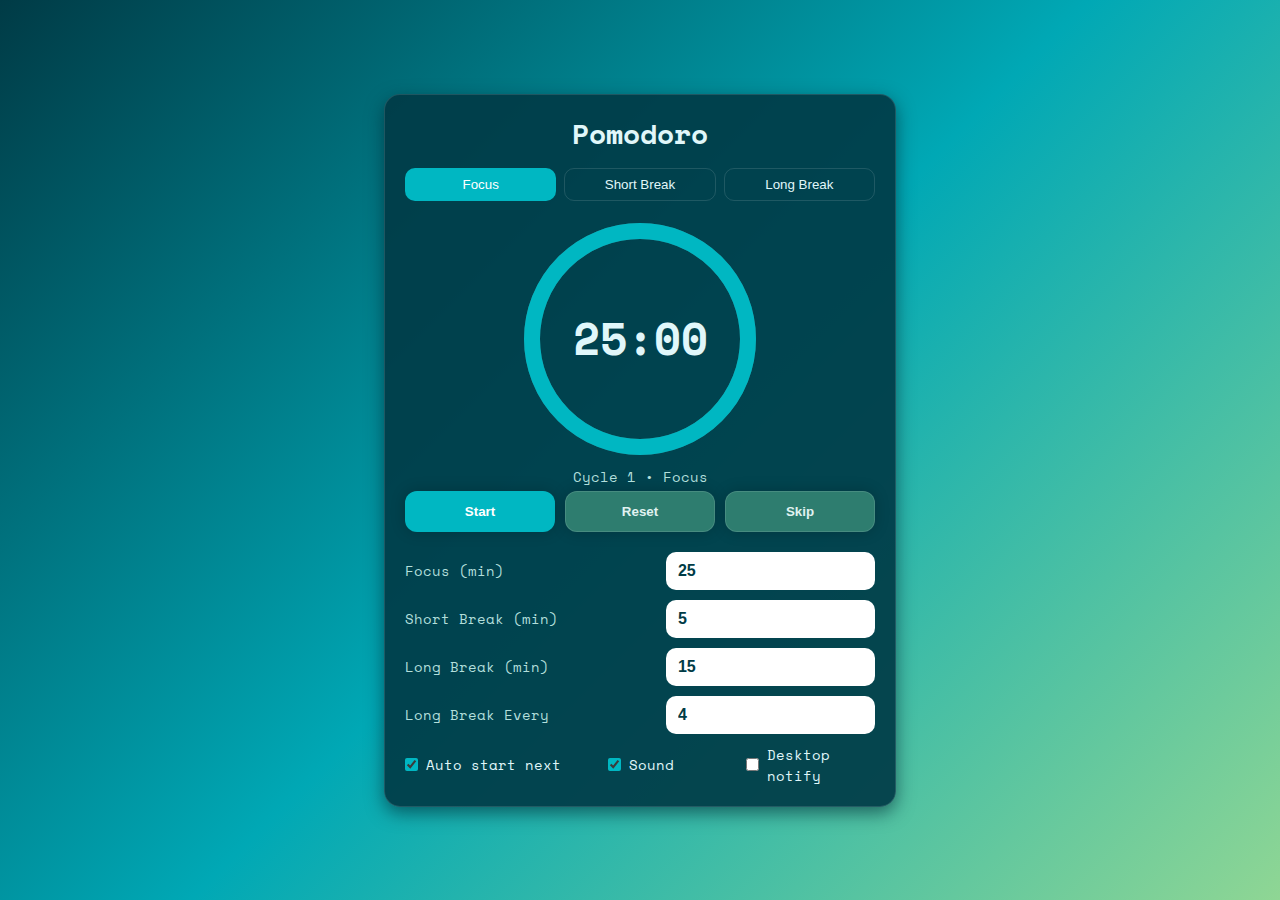
<file: pomodoro.html>
<!DOCTYPE html>
<html lang="en">
<head>
  <meta charset="UTF-8"/>
  <meta name="viewport" content="width=device-width, initial-scale=1.0"/>

  <link rel="icon" type="image/png" href="assets/images/favicon.png">
  <link href="https://fonts.googleapis.com/css2?family=Space+Mono:wght@400;700&display=swap" rel="stylesheet">
  <link rel="stylesheet" href="assets/css/pomodoro.css">
  <title>Pomodoro</title>
</head>
<body>
  <div class="panel">
    <h3 class="panel-title">Pomodoro</h3>


    <div class="modes" role="tablist" aria-label="Timer modes">
      <button class="tab active" data-mode="focus" role="tab" aria-selected="true">Focus</button>
      <button class="tab" data-mode="short" role="tab" aria-selected="false">Short Break</button>
      <button class="tab" data-mode="long"  role="tab" aria-selected="false">Long Break</button>
    </div>


    <div class="ring-wrap" aria-live="polite">
      <svg class="ring" viewBox="0 0 120 120" aria-hidden="true">
        <circle class="track" cx="60" cy="60" r="54"></circle>
        <circle class="progress" cx="60" cy="60" r="54"></circle>
      </svg>
      <div class="time" id="time">25:00</div>
      <div class="cycle" id="cycleLabel">Cycle 1 • Focus</div>
    </div>


    <div class="controls">
      <button id="startPause" class="btn primary">Start</button>
      <button id="reset" class="btn">Reset</button>
      <button id="skip" class="btn">Skip</button>
    </div>


    <div class="settings">
      <div class="row">
        <label>Focus (min)</label>
        <input id="focusMins" type="number" min="1" max="90" step="1" value="25">
      </div>
      <div class="row">
        <label>Short Break (min)</label>
        <input id="shortMins" type="number" min="1" max="30" step="1" value="5">
      </div>
      <div class="row">
        <label>Long Break (min)</label>
        <input id="longMins" type="number" min="5" max="60" step="1" value="15">
      </div>
      <div class="row">
        <label>Long Break Every</label>
        <input id="cycles" type="number" min="2" max="12" step="1" value="4">
      </div>
      <div class="row switches">
        <label><input id="autoNext" type="checkbox" checked> Auto start next</label>
        <label><input id="sound" type="checkbox" checked> Sound</label>
        <label><input id="notify" type="checkbox"> Desktop notify</label>
      </div>
    </div>
  </div>

  <audio id="beep" preload="auto">
    <source src="assets/pomodoro_timer.mp3" type="audio/mpeg">
  </audio>

  <script src="assets/js/pomodoro.js"></script>
</body>
</html>
</file>
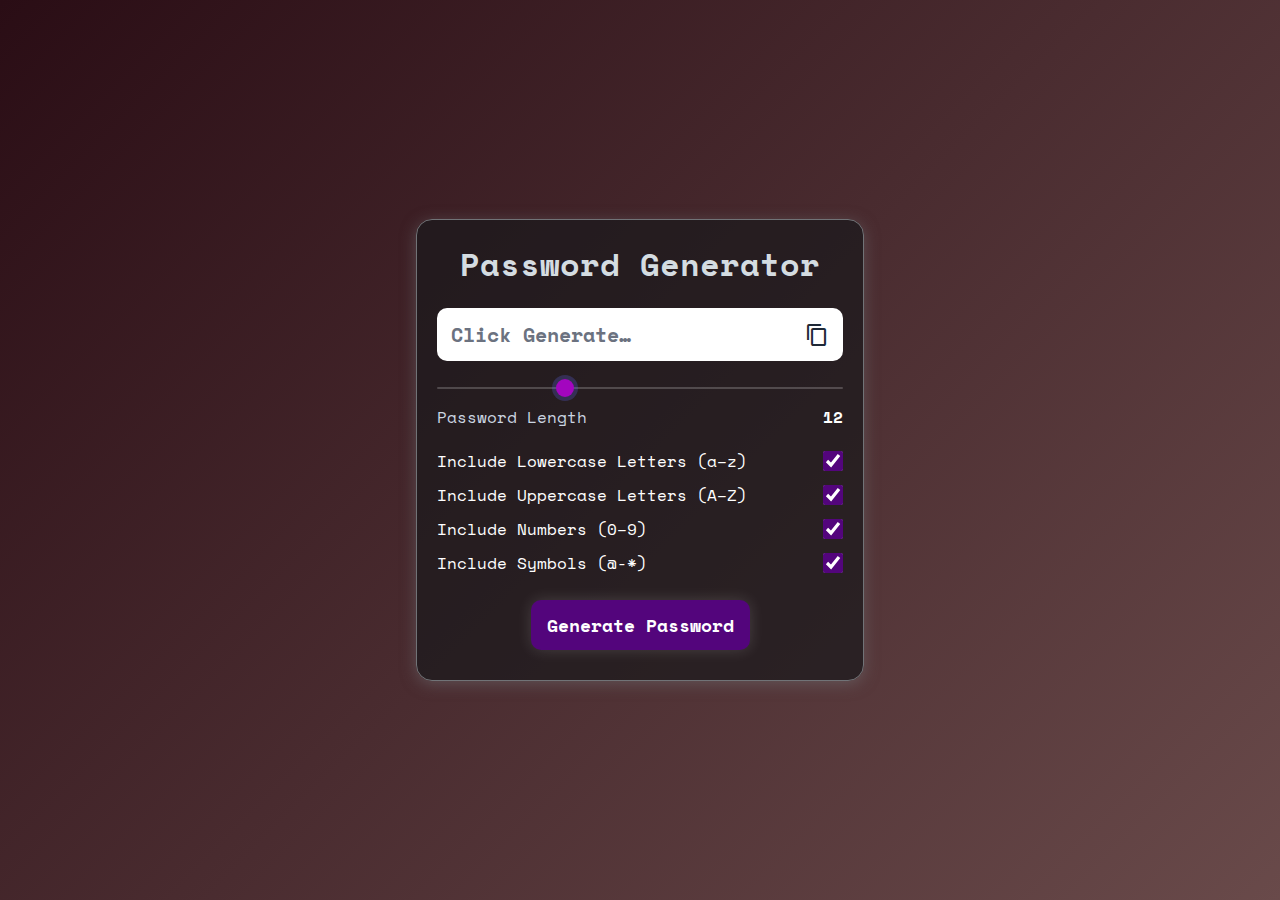
<file: pw_gen.html>
<!DOCTYPE html>
<html lang="en">
<head>
  <meta charset="UTF-8" />
  <meta name="viewport" content="width=device-width, initial-scale=1.0"/>

  <link rel="icon" type="image/png" href="assets/images/favicon.png">
  <link href="https://fonts.googleapis.com/css2?family=Space+Mono:ital,wght@0,400;0,700;1,400;1,700&display=swap" rel="stylesheet">
  <link href="https://fonts.googleapis.com/icon?family=Material+Icons" rel="stylesheet">

  <link rel="stylesheet" href="assets/css/pw_gen.css">
  <title>Password Generator</title>
</head>
<body>
  <div class="generator">
    <h3 class="panel-title">Password Generator</h3>

    
    <div class="inputBox">
      <input type="text" id="passwordOutput" class="passBox" disabled placeholder="Click Generate…">
      <button id="copyIcon" class="iconBtn" title="Copy to clipboard" aria-label="Copy password">
        <span class="material-icons">content_copy</span>
      </button>
    </div>

    
    <input type="range" min="4" max="30" value="12" id="inputSlider" class="range">

    
    <div class="row">
      <p class="muted">Password Length</p>
      <span id="sliderValue" class="value">12</span>
    </div>

    
    <div class="options">
      <label class="opt">
        <span>Include Lowercase Letters (a–z)</span>
        <input type="checkbox" id="lowercase" checked>
      </label>
      <label class="opt">
        <span>Include Uppercase Letters (A–Z)</span>
        <input type="checkbox" id="uppercase" checked>
      </label>
      <label class="opt">
        <span>Include Numbers (0–9)</span>
        <input type="checkbox" id="numbers" checked>
      </label>
      <label class="opt">
        <span>Include Symbols (@-*)</span>
        <input type="checkbox" id="symbols" checked>
      </label>
    </div>

    <button type="button" id="genBtn" class="primaryBtn">Generate Password</button>
  </div>

  <script src="assets/js/pw_gen.js"></script>
</body>
</html>
</file>
<file: assets/css/pomodoro.css>
@import url('https://fonts.googleapis.com/css2?family=Space+Mono:wght@400;700&display=swap');

:root {
  /* Surfaces */
  --panel-bg: rgba(0, 59, 70, 0.92);
  --panel-border: rgba(255,255,255,0.12);
  --panel-shadow: 0 6px 18px rgba(0, 40, 50, 0.6);

  /* Text */
  --text: #e0f7fa;            /* light cyan text */
  --muted: #b2dfdb;           /* muted teal */
  --on-light: #003b46;

  /* Accent (primary) */
  --accent: #00b7c2;
  --accent-hover: #0097a7;
  --accent-active: #007c91;

  /* Focus ring */
  --focus: #5efc82;           /* cyan-green pop */

  /* Secondary buttons */
  --btn-bg: #2e7d6f;
  --btn-bg-hover: #3d9c87;

  /* Ring */
  --track: rgba(255,255,255,0.18);
  --progress: url(#gradProgress); /* use gradient defined in SVG */
}

* { box-sizing: border-box; margin: 0; padding: 0; }
html, body { height: 100%; }

body {
  font-family: 'Space Mono', monospace;
  background: linear-gradient(135deg, #003b46, #00a8b5, #8fd694);
  color: var(--text);
  display: flex;
  align-items: center;
  justify-content: center;
}

/* Card */
.panel {
  width: min(92vw, 32rem);
  border: 1px solid var(--panel-border);
  background: var(--panel-bg);
  border-radius: 16px;
  box-shadow: var(--panel-shadow);
  padding: 18px 20px 20px;
  display: grid;
  gap: 14px;
}
.panel-title {
  text-align: center;
  color: var(--text);
  font-size: 28px;
}

/* Tabs */
.modes {
  display: grid;
  grid-template-columns: repeat(3, 1fr);
  gap: 8px;
}
.tab {
  background: transparent;
  color: var(--text);
  border: 1px solid var(--panel-border);
  border-radius: 10px;
  padding: 8px 10px;
  cursor: pointer;
  transition: background .2s ease;
}
.tab.active {
  background: var(--accent);
  border-color: transparent;
  color: #fff;
}
.tab:focus { outline: 2px solid var(--focus); outline-offset: 3px; }

/* Ring & time */
.ring-wrap {
  position: relative;
  width: 240px;
  height: 240px;
  margin: 4px auto 0;
}
.ring { width: 100%; height: 100%; transform: rotate(-90deg); }
.track, .progress {
  fill: none; stroke-width: 8;
}
.track { stroke: var(--track); }
.progress { stroke: var(--accent); stroke-linecap: round; stroke-dasharray: 339.292; stroke-dashoffset: 339.292; }

/* Optional gradient stroke */
.ring defs linearGradient {
  stop:first-child { stop-color: #00e5ff; }
  stop:last-child { stop-color: #69f0ae; }
}

.time {
  position: absolute; inset: 0; display: grid; place-items: center;
  font-size: 44px; font-weight: 700;
}
.cycle {
  position: absolute; width: 100%; bottom: -28px; text-align: center; color: var(--muted); font-size: 14px;
}

/* Controls */
.controls {
  display: grid;
  grid-template-columns: 1fr 1fr 1fr;
  gap: 10px;
  margin-top: 18px;
}
.btn {
  background: var(--btn-bg);
  color: #e0f2f1;
  border: 1px solid var(--panel-border);
  border-radius: 12px;
  padding: 12px 10px;
  font-weight: 800;
  cursor: pointer;
  transition: background-color .2s ease, transform .05s ease, box-shadow .2s ease;
  box-shadow: 0 0 15px rgba(0,0,0,0.2);
}
.btn:hover { background: var(--btn-bg-hover); }
.btn:active { transform: translateY(1px); }
.btn:focus { outline: 2px solid var(--focus); outline-offset: 3px; }
.primary { background: var(--accent); border-color: transparent; color: #fff; }
.primary:hover { background: var(--accent-hover); }
.primary:active { background: var(--accent-active); }

/* Settings */
.settings {
  margin-top: 6px;
  display: grid;
  gap: 10px;
}
.row {
  display: grid;
  grid-template-columns: 1.2fr 1fr;
  align-items: center;
  gap: 10px;
}
.row label { color: var(--muted); font-size: 14px; }
.row input[type="number"] {
  width: 100%;
  border: none;
  outline: none;
  background: #ffffff;
  color: var(--on-light);
  font-weight: 700;
  font-size: 16px;
  padding: 10px 12px;
  border-radius: 10px;
}
.switches {
  grid-template-columns: 1.5fr 1fr 1fr;
}
.switches label {
  display: flex; align-items: center; gap: 8px; color: var(--text);
}
.switches input[type="checkbox"] { accent-color: var(--accent); }

/* Compact tweak for short screens */
@media (max-height: 700px) {
  .ring-wrap { width: 210px; height: 210px; }
  .time { font-size: 38px; }
}
</file>
<file: assets/css/pw_gen.css>
@import url('https://fonts.googleapis.com/css2?family=Space+Mono:ital,wght@0,400;0,700;1,400;1,700&display=swap');

* {
  margin: 0;
  padding: 0;
  box-sizing: border-box;
  font-family: "Space Mono", sans-serif;
}

/* Center */
body{
  width: 100%;
  height: 100vh;
  display: flex;
  justify-content: center;
  align-items: center;
  background: linear-gradient(135deg, #2a0d15, #694a4a);
  color: #fff;
}

/* Card container*/
.generator{
  border: 1px solid #717377;
  padding: 20px;
  border-radius: 16px;
  background-color: rgba(24, 24, 27, 0.7);
  box-shadow: 0px 3px 15px rgba(113, 115, 119, 0.5);
  width: max(360px, 28rem);
  max-width: 92vw;
}

/* Panel title inside the card (like your inline h3 in calculator.html) */
.panel-title{
  text-align: center;
  color: #d4dce1;
  font-size: 32px;
  margin-bottom: 20px;
}

/* Output + copy */
.inputBox{
  position: relative;
  margin-bottom: 10px;
}
.passBox{
  width: 100%;
  border: none;
  outline: none;
  background: #ffffff;
  color: #111827;
  font-weight: 700;
  font-size: 20px;
  padding: 12px 44px 12px 14px;
  border-radius: 10px;
  text-overflow: ellipsis;
}
.passBox::placeholder{
  color: #6b7280;
}
.iconBtn{
  position: absolute;
  right: 6px;
  top: 55%;
  transform: translateY(-50%);
  border: none;
  background: transparent;
  color: #1f2937;
  padding: 6px 8px;
  border-radius: 8px;
  cursor: pointer;
}
.iconBtn:hover{
  background: rgba(255,255,255,0.6);
}
.iconBtn:focus{
  outline: 2px solid #6366f1;
  outline-offset: 2px;
}

/* Slider */
.range{
  width: 100%;
  margin-top: 8px;
  margin-bottom: 10px;
}

/* WebKit */
.range{
  appearance: none;
  -webkit-appearance: none;
  height: 2px;
  background: rgba(255,255,255,0.2);
  border-radius: 999px;
}
.range::-webkit-slider-thumb{
  -webkit-appearance: none;
  height: 18px; width: 18px;
  border-radius: 50%;
  background: #a306bf; /* indigo-500 */
  box-shadow: 0 0 0 4px rgba(99,102,241,0.25);
  cursor: pointer;
}
/* Firefox */
.range::-moz-range-track{
  height: 2px;
  background: rgba(255,255,255,0.2);
  border-radius: 999px;
}
.range::-moz-range-thumb{
  height: 18px; width: 18px;
  border: none; border-radius: 50%;
  background: #6366f1;
  box-shadow: 0 0 0 4px rgba(99,102,241,0.25);
  cursor: pointer;
}
/* Edge/IE */
.range::-ms-track{
  height: 2px; background: transparent;
  border-color: transparent; color: transparent;
}
.range::-ms-fill-lower,
.range::-ms-fill-upper{
  background: rgba(255,255,255,0.2);
}
.range::-ms-thumb{
  height: 18px; width: 18px;
  border-radius: 50%; background: #6366f1;
  box-shadow: 0 0 0 4px rgba(99,102,241,0.25);
  cursor: pointer;
}

/* Length row */
.row{
  display: flex;
  justify-content: space-between;
  align-items: center;
  margin-top: 6px;
  margin-bottom: 20px;
}
.muted{
  color: #cbd5e1;
}
.value{
  font-weight: 800;
}

/* Options */
.options{
  display: grid;
  gap: 10px;
  margin-top: 8px;
}
.opt{
  display: flex;
  align-items: center;
  justify-content: space-between;
  gap: 12px;
  font-size: 16px;
}
.opt input[type="checkbox"]{
  width: 20px;
  height: 20px;
  cursor: pointer;
  accent-color: #53057c;
}

/* Button */
.primaryBtn{
  display: block;
  margin: 25px auto 10px;
  border: none;
  outline: none;
  background-color: #53057c;
  padding: 12px 16px;
  color: #fff;
  font-size: 18px;
  font-weight: 800;
  cursor: pointer;
  border-radius: 10px;
  margin-top: 25px;
  margin-bottom: 10px;
  transition: background-color 0.2s ease, transform 0.05s ease, box-shadow 0.2s ease;
  box-shadow: 0px 0px 15px rgba(255, 255, 255, 0.15);
}
.primaryBtn:hover{ background-color: #710aa1; }
.primaryBtn:active{ transform: translateY(1px); }
.primaryBtn:focus{
  outline: 2px solid #6366f1;
  outline-offset: 3px;
}
</file>
